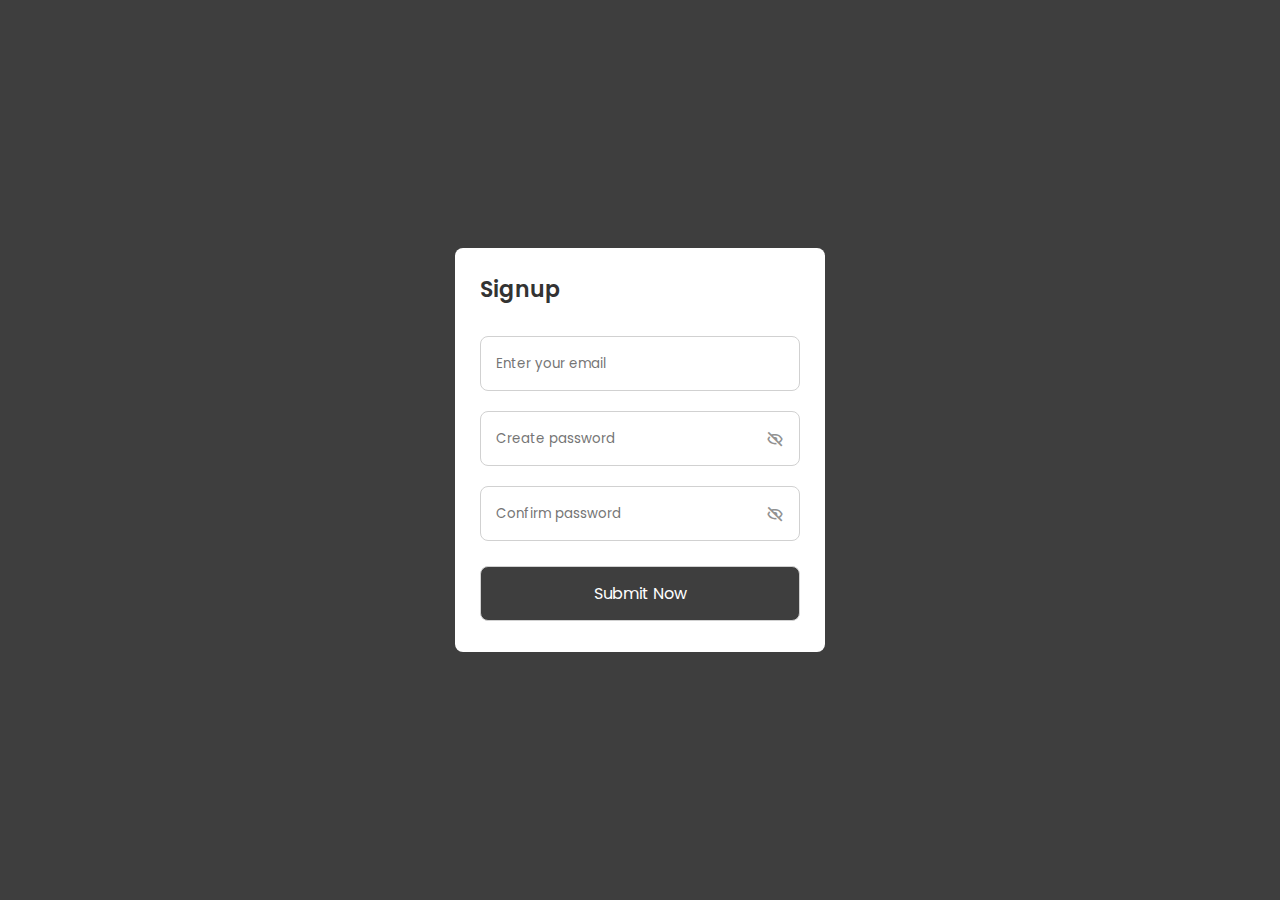
<file: Forms & Validations/Email & Password Validation/index.html>
<!DOCTYPE html>
<html lang="en">
  <head>
    <meta charset="UTF-8" />
    <meta http-equiv="X-UA-Compatible" content="IE=edge" />
    <meta name="viewport" content="width=device-width, initial-scale=1.0" />
    <title>Email and Password Validation</title>

    <!-- CSS -->
    <link rel="stylesheet" href="css/style.css" />

    <!-- Boxicons CSS -->
    <link
      href="https://unpkg.com/boxicons@2.1.2/css/boxicons.min.css"
      rel="stylesheet"
    />
  </head>
  <body>
    <div class="container">
      <header>Signup</header>
      <form action="https://www.abdulbasetbappy.com/">
        <div class="field email-field">
          <div class="input-field">
            <input type="email" placeholder="Enter your email" class="email" />
          </div>
          <span class="error email-error">
            <i class="bx bx-error-circle error-icon"></i>
            <p class="error-text">Please Enter a Valid Email</p>
          </span>
        </div>
        <div class="field create-password">
          <div class="input-field">
            <input
              type="password"
              placeholder="Create password"
              class="password"
            />
            <i class="bx bx-hide show-hide"></i>
          </div>
          <span class="error password-error">
            <i class="bx bx-error-circle error-icon"></i>
            <p class="error-text">
              Please enter at least 8 character with Number, Symbol, Small and
              Capital Letter.
            </p>
          </span>
        </div>
        <div class="field confirm-password">
          <div class="input-field">
            <input
              type="password"
              placeholder="Confirm password"
              class="cPassword"
            />
            <i class="bx bx-hide show-hide"></i>
          </div>
          <span class="error cPassword-error">
            <i class="bx bx-error-circle error-icon"></i>
            <p class="error-text">Password Don't Match</p>
          </span>
        </div>
        <div class="input-field button">
          <input type="submit" value="Submit Now" />
        </div>
      </form>
    </div>

    <!-- JavaScript -->
    <script src="js/script.js"></script>
  </body>
</html>
</file>
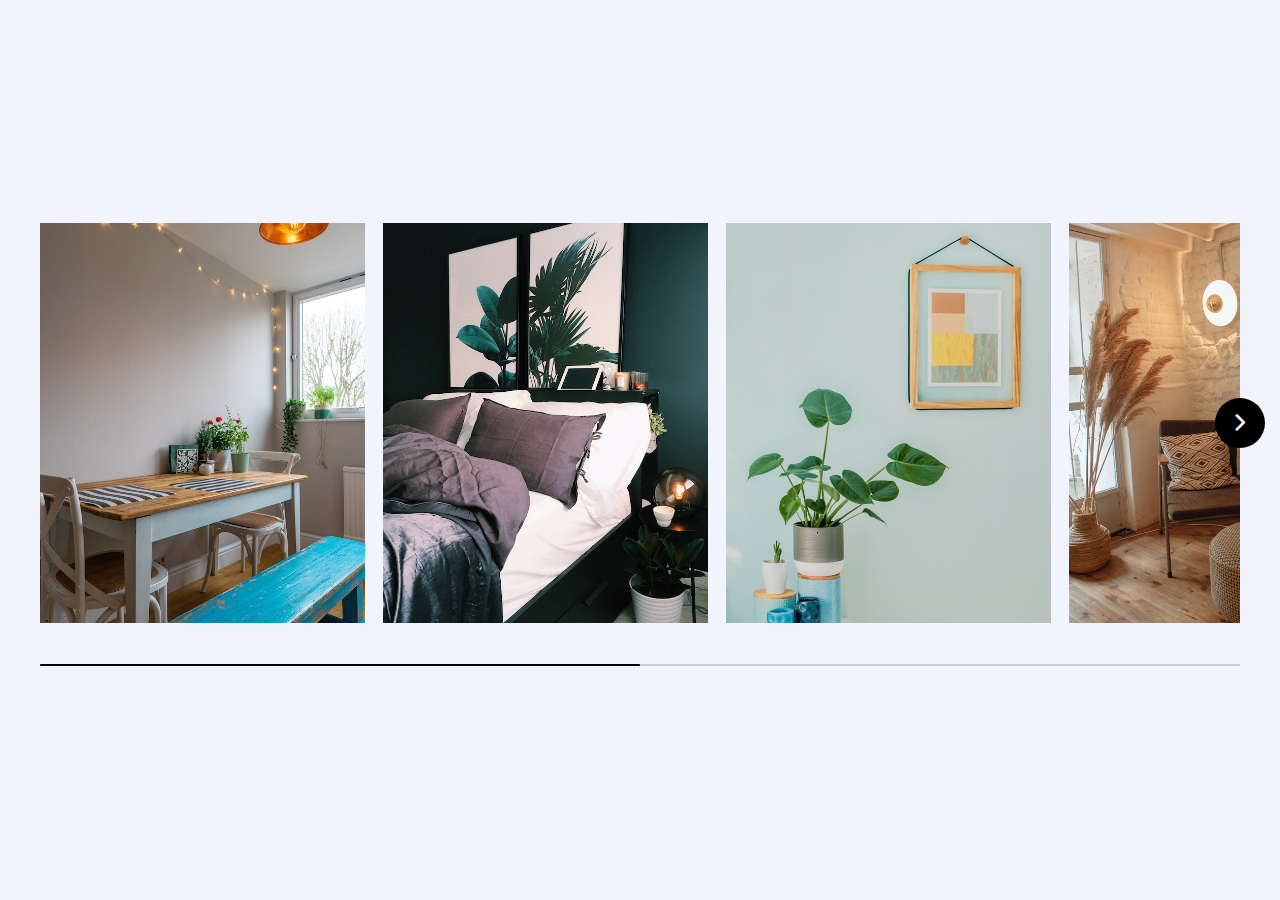
<file: Image & Card Slider/Image Slider JavaScript/index.html>
<!DOCTYPE html>
<html lang="en">
  <head>
    <meta charset="UTF-8" />
    <meta name="viewport" content="width=device-width, initial-scale=1.0" />
    <title>Image Slider</title>
    <!-- Google Fonts Link For Icons -->
    <link
      rel="stylesheet"
      href="https://fonts.googleapis.com/css2?family=Material+Symbols+Rounded:opsz,wght,FILL,GRAD@48,400,0,0"
    />
    <link rel="stylesheet" href="style.css" />
    <script src="script.js" defer></script>
  </head>
  <body>
    <div class="container">
      <div class="slider-wrapper">
        <button id="prev-slide" class="slide-button material-symbols-rounded">
          chevron_left
        </button>
        <ul class="image-list">
          <img class="image-item" src="images/img-1.jpg" alt="img-1" />
          <img class="image-item" src="images/img-2.jpg" alt="img-2" />
          <img class="image-item" src="images/img-3.jpg" alt="img-3" />
          <img class="image-item" src="images/img-4.jpg" alt="img-4" />
          <img class="image-item" src="images/img-5.jpg" alt="img-5" />
          <img class="image-item" src="images/img-6.jpg" alt="img-6" />
          <img class="image-item" src="images/img-7.jpg" alt="img-7" />
          <img class="image-item" src="images/img-8.jpg" alt="img-8" />
          <img class="image-item" src="images/img-9.jpg" alt="img-9" />
          <img class="image-item" src="images/img-10.jpg" alt="img-10" />
        </ul>
        <button id="next-slide" class="slide-button material-symbols-rounded">
          chevron_right
        </button>
      </div>
      <div class="slider-scrollbar">
        <div class="scrollbar-track">
          <div class="scrollbar-thumb"></div>
        </div>
      </div>
    </div>
  </body>
</html>
</file>
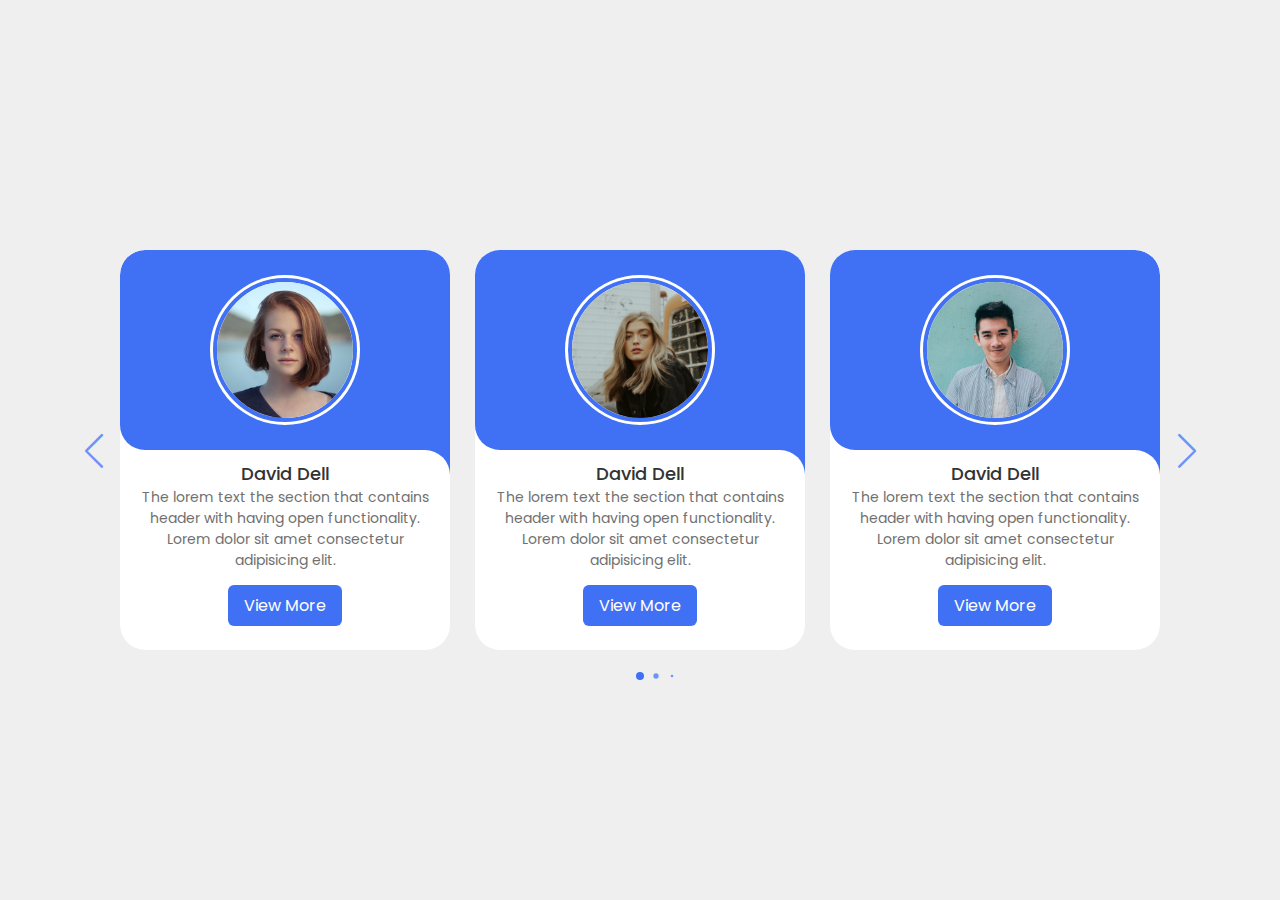
<file: Image & Card Slider/Responsive Card Slider/index.html>
<!DOCTYPE html>
    <html lang="en">
    <head>
        <meta charset="UTF-8">
        <meta http-equiv="X-UA-Compatible" content="IE=edge">
        <meta name="viewport" content="width=device-width, initial-scale=1.0">
        <title>Responsive Card Slider</title>

        <!-- Swiper CSS -->
        <link rel="stylesheet" href="css/swiper-bundle.min.css">

        <!-- CSS -->
        <link rel="stylesheet" href="css/style.css">
                                        
    </head>
    <body>
        <div class="slide-container swiper">
            <div class="slide-content">
                <div class="card-wrapper swiper-wrapper">
                    <div class="card swiper-slide">
                        <div class="image-content">
                            <span class="overlay"></span>

                            <div class="card-image">
                                <img src="images/profile1.jpg" alt="" class="card-img">
                            </div>
                        </div>

                        <div class="card-content">
                            <h2 class="name">David Dell</h2>
                            <p class="description">The lorem text the section that contains header with having open functionality. Lorem dolor sit amet consectetur adipisicing elit.</p>

                            <button class="button">View More</button>
                        </div>
                    </div>
                    <div class="card swiper-slide">
                        <div class="image-content">
                            <span class="overlay"></span>

                            <div class="card-image">
                                <img src="images/profile2.jpg" alt="" class="card-img">
                            </div>
                        </div>

                        <div class="card-content">
                            <h2 class="name">David Dell</h2>
                            <p class="description">The lorem text the section that contains header with having open functionality. Lorem dolor sit amet consectetur adipisicing elit.</p>

                            <button class="button">View More</button>
                        </div>
                    </div>
                    <div class="card swiper-slide">
                        <div class="image-content">
                            <span class="overlay"></span>

                            <div class="card-image">
                                <img src="images/profile3.jpg" alt="" class="card-img">
                            </div>
                        </div>

                        <div class="card-content">
                            <h2 class="name">David Dell</h2>
                            <p class="description">The lorem text the section that contains header with having open functionality. Lorem dolor sit amet consectetur adipisicing elit.</p>

                            <button class="button">View More</button>
                        </div>
                    </div>
                    <div class="card swiper-slide">
                        <div class="image-content">
                            <span class="overlay"></span>

                            <div class="card-image">
                                <img src="images/profile4.jpg" alt="" class="card-img">
                            </div>
                        </div>

                        <div class="card-content">
                            <h2 class="name">David Dell</h2>
                            <p class="description">The lorem text the section that contains header with having open functionality. Lorem dolor sit amet consectetur adipisicing elit.</p>

                            <button class="button">View More</button>
                        </div>
                    </div>
                    <div class="card swiper-slide">
                        <div class="image-content">
                            <span class="overlay"></span>

                            <div class="card-image">
                                <img src="images/profile5.jpg" alt="" class="card-img">
                            </div>
                        </div>

                        <div class="card-content">
                            <h2 class="name">David Dell</h2>
                            <p class="description">The lorem text the section that contains header with having open functionality. Lorem dolor sit amet consectetur adipisicing elit.</p>

                            <button class="button">View More</button>
                        </div>
                    </div>
                    <div class="card swiper-slide">
                        <div class="image-content">
                            <span class="overlay"></span>

                            <div class="card-image">
                                <img src="images/profile6.jpg" alt="" class="card-img">
                            </div>
                        </div>

                        <div class="card-content">
                            <h2 class="name">David Dell</h2>
                            <p class="description">The lorem text the section that contains header with having open functionality. Lorem dolor sit amet consectetur adipisicing elit.</p>

                            <button class="button">View More</button>
                        </div>
                    </div>
                    <div class="card swiper-slide">
                        <div class="image-content">
                            <span class="overlay"></span>

                            <div class="card-image">
                                <img src="images/profile7.jpg" alt="" class="card-img">
                            </div>
                        </div>

                        <div class="card-content">
                            <h2 class="name">David Dell</h2>
                            <p class="description">The lorem text the section that contains header with having open functionality. Lorem dolor sit amet consectetur adipisicing elit.</p>

                            <button class="button">View More</button>
                        </div>
                    </div>
                    <div class="card swiper-slide">
                        <div class="image-content">
                            <span class="overlay"></span>

                            <div class="card-image">
                                <img src="images/profile8.jpg" alt="" class="card-img">
                            </div>
                        </div>

                        <div class="card-content">
                            <h2 class="name">David Dell</h2>
                            <p class="description">The lorem text the section that contains header with having open functionality. Lorem dolor sit amet consectetur adipisicing elit.</p>

                            <button class="button">View More</button>
                        </div>
                    </div>
                    <div class="card swiper-slide">
                        <div class="image-content">
                            <span class="overlay"></span>

                            <div class="card-image">
                                <img src="images/profile9.jpg" alt="" class="card-img">
                            </div>
                        </div>

                        <div class="card-content">
                            <h2 class="name">David Dell</h2>
                            <p class="description">The lorem text the section that contains header with having open functionality. Lorem dolor sit amet consectetur adipisicing elit.</p>

                            <button class="button">View More</button>
                        </div>
                    </div>
                </div>
            </div>

            <div class="swiper-button-next swiper-navBtn"></div>
            <div class="swiper-button-prev swiper-navBtn"></div>
            <div class="swiper-pagination"></div>
        </div>
        
    </body>

    <!-- Swiper JS -->
    <script src="js/swiper-bundle.min.js"></script>

    <!-- JavaScript -->
    <script src="js/script.js"></script>
</html>
</file>
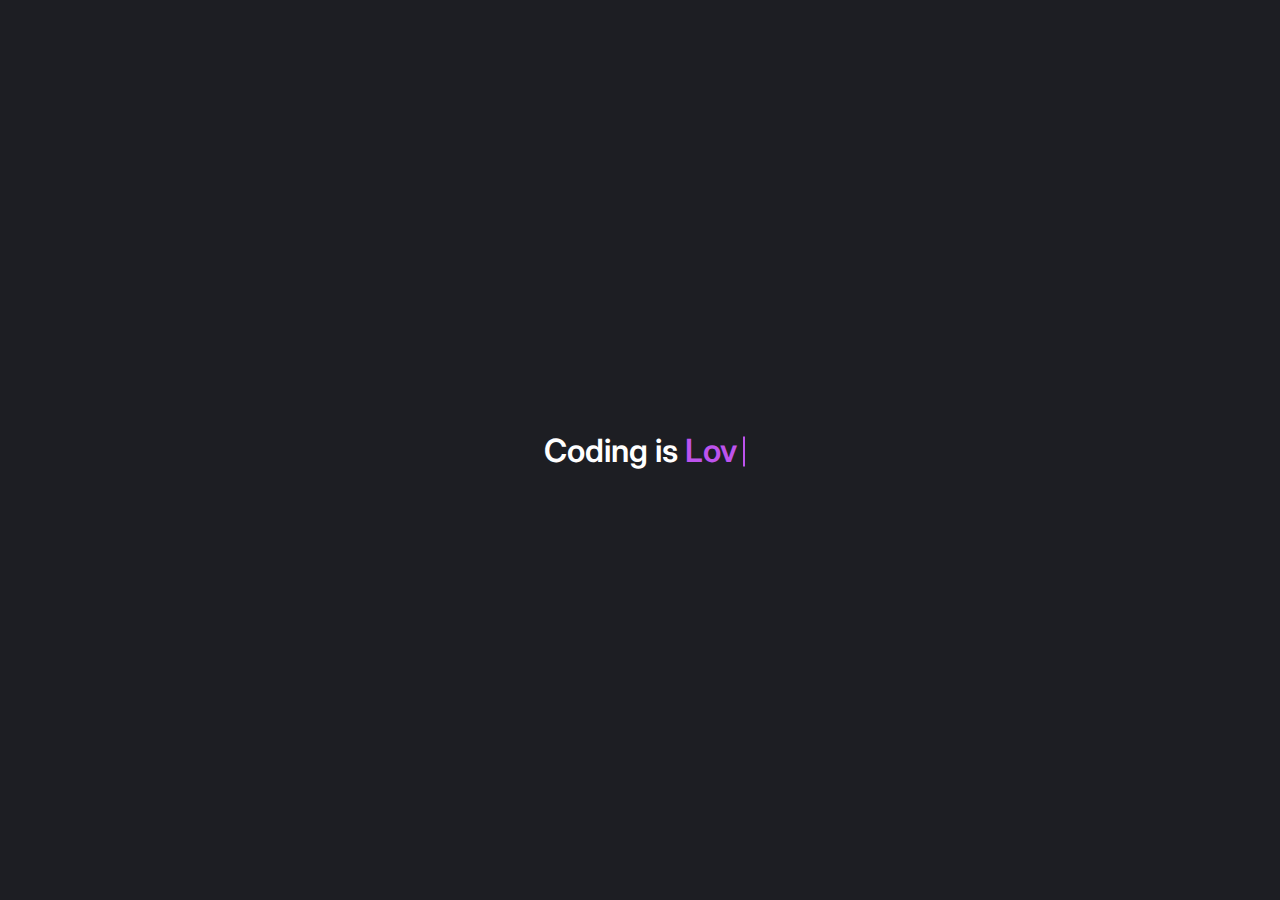
<file: Text Effects & Animation/Typing Text Effect/index.html>
<!DOCTYPE html>
<!-- Coding By CodingNepal - www.codingnepalweb.com -->
<html lang="en">
<head>
    <meta charset="UTF-8">
    <meta name="viewport" content="width=device-width, initial-scale=1.0">
    <title>Typing Text Effect | CodingNepal</title>
    <link rel="stylesheet" href="style.css">
    <script src="script.js" defer></script>
</head>
<body>
    <h1>Coding is <span></span></h1>
</body>
</html>
</file>
<file: Forms & Validations/Email & Password Validation/css/style.css>
/* Google Fonts - Poppins */
@import url("https://fonts.googleapis.com/css2?family=Poppins:wght@300;400;500;600&display=swap");

* {
  margin: 0;
  padding: 0;
  box-sizing: border-box;
  font-family: "Poppins", sans-serif;
}
body {
  min-height: 100vh;
  display: flex;
  align-items: center;
  justify-content: center;
  background: #3e3e3e;
}
.container {
  position: relative;
  max-width: 370px;
  width: 100%;
  padding: 25px;
  border-radius: 8px;
  background-color: #fff;
}
.container header {
  font-size: 22px;
  font-weight: 600;
  color: #333;
}
.container form {
  margin-top: 30px;
}
form .field {
  margin-bottom: 20px;
}
form .input-field {
  position: relative;
  height: 55px;
  width: 100%;
}
.input-field input {
  height: 100%;
  width: 100%;
  outline: none;
  border: none;
  border-radius: 8px;
  padding: 0 15px;
  border: 1px solid #d1d1d1;
}
.invalid input {
  border-color: #d93025;
}
.input-field .show-hide {
  position: absolute;
  right: 13px;
  top: 50%;
  transform: translateY(-50%);
  font-size: 18px;
  color: #919191;
  cursor: pointer;
  padding: 3px;
}
.field .error {
  display: flex;
  align-items: center;
  margin-top: 6px;
  color: #d93025;
  font-size: 13px;
  display: none;
}
.invalid .error {
  display: flex;
}
.error .error-icon {
  margin-right: 6px;
  font-size: 15px;
}
.create-password .error {
  align-items: flex-start;
}
.create-password .error-icon {
  margin-top: 4px;
}
.button {
  margin: 25px 0 6px;
}
.button input {
  color: #fff;
  font-size: 16px;
  font-weight: 400;
  background-color: #3e3e3e;
  cursor: pointer;
  transition: all 0.3s ease;
}
.button input:hover {
  background-color: #2c2c2c;
}
</file>
<file: Image & Card Slider/Image Slider JavaScript/style.css>
* {
  margin: 0;
  padding: 0;
  box-sizing: border-box;
}

body {
  display: flex;
  align-items: center;
  justify-content: center;
  min-height: 100vh;
  background: #f1f4fd;
}

.container {
  max-width: 1200px;
  width: 95%;
}

.slider-wrapper {
  position: relative;
}

.slider-wrapper .slide-button {
  position: absolute;
  top: 50%;
  outline: none;
  border: none;
  height: 50px;
  width: 50px;
  z-index: 5;
  color: #fff;
  display: flex;
  cursor: pointer;
  font-size: 2.2rem;
  background: #000;
  align-items: center;
  justify-content: center;
  border-radius: 50%;
  transform: translateY(-50%);
}

.slider-wrapper .slide-button:hover {
  background: #404040;
}

.slider-wrapper .slide-button#prev-slide {
  left: -25px;
  display: none;
}

.slider-wrapper .slide-button#next-slide {
  right: -25px;
}

.slider-wrapper .image-list {
  display: grid;
  grid-template-columns: repeat(10, 1fr);
  gap: 18px;
  font-size: 0;
  list-style: none;
  margin-bottom: 30px;
  overflow-x: auto;
  scrollbar-width: none;
}

.slider-wrapper .image-list::-webkit-scrollbar {
  display: none;
}

.slider-wrapper .image-list .image-item {
  width: 325px;
  height: 400px;
  object-fit: cover;
}

.container .slider-scrollbar {
  height: 24px;
  width: 100%;
  display: flex;
  align-items: center;
}

.slider-scrollbar .scrollbar-track {
  background: #ccc;
  width: 100%;
  height: 2px;
  display: flex;
  align-items: center;
  border-radius: 4px;
  position: relative;
}

.slider-scrollbar:hover .scrollbar-track {
  height: 4px;
}

.slider-scrollbar .scrollbar-thumb {
  position: absolute;
  background: #000;
  top: 0;
  bottom: 0;
  width: 50%;
  height: 100%;
  cursor: grab;
  border-radius: inherit;
}

.slider-scrollbar .scrollbar-thumb:active {
  cursor: grabbing;
  height: 8px;
  top: -2px;
}

.slider-scrollbar .scrollbar-thumb::after {
  content: "";
  position: absolute;
  left: 0;
  right: 0;
  top: -10px;
  bottom: -10px;
}

/* Styles for mobile and tablets */
@media only screen and (max-width: 1023px) {
  .slider-wrapper .slide-button {
    display: none !important;
  }

  .slider-wrapper .image-list {
    gap: 10px;
    margin-bottom: 15px;
    scroll-snap-type: x mandatory;
  }

  .slider-wrapper .image-list .image-item {
    width: 280px;
    height: 380px;
  }

  .slider-scrollbar .scrollbar-thumb {
    width: 20%;
  }
}
</file>
<file: Image & Card Slider/Responsive Card Slider/css/style.css>
/* Google Fonts - Poppins */
@import url('https://fonts.googleapis.com/css2?family=Poppins:wght@300;400;500;600&display=swap');

*{
  margin: 0;
  padding: 0;
  box-sizing: border-box;
  font-family: 'Poppins', sans-serif;
}
body{
  min-height: 100vh;
  display: flex;
  align-items: center;
  justify-content: center;
  background-color: #EFEFEF;
}
.slide-container{
  max-width: 1120px;
  width: 100%;
  padding: 40px 0;
}
.slide-content{
  margin: 0 40px;
  overflow: hidden;
  border-radius: 25px;
}
.card{
  border-radius: 25px;
  background-color: #FFF;
}
.image-content,
.card-content{
  display: flex;
  flex-direction: column;
  align-items: center;
  padding: 10px 14px;
}
.image-content{
  position: relative;
  row-gap: 5px;
  padding: 25px 0;
}
.overlay{
  position: absolute;
  left: 0;
  top: 0;
  height: 100%;
  width: 100%;
  background-color: #4070F4;
  border-radius: 25px 25px 0 25px;
}
.overlay::before,
.overlay::after{
  content: '';
  position: absolute;
  right: 0;
  bottom: -40px;
  height: 40px;
  width: 40px;
  background-color: #4070F4;
}
.overlay::after{
  border-radius: 0 25px 0 0;
  background-color: #FFF;
}
.card-image{
  position: relative;
  height: 150px;
  width: 150px;
  border-radius: 50%;
  background: #FFF;
  padding: 3px;
}
.card-image .card-img{
  height: 100%;
  width: 100%;
  object-fit: cover;
  border-radius: 50%;
  border: 4px solid #4070F4;
}
.name{
  font-size: 18px;
  font-weight: 500;
  color: #333;
}
.description{
  font-size: 14px;
  color: #707070;
  text-align: center;
}
.button{
  border: none;
  font-size: 16px;
  color: #FFF;
  padding: 8px 16px;
  background-color: #4070F4;
  border-radius: 6px;
  margin: 14px;
  cursor: pointer;
  transition: all 0.3s ease;
}
.button:hover{
  background: #265DF2;
}

.swiper-navBtn{
  color: #6E93f7;
  transition: color 0.3s ease;
}
.swiper-navBtn:hover{
  color: #4070F4;
}
.swiper-navBtn::before,
.swiper-navBtn::after{
  font-size: 35px;
}
.swiper-button-next{
  right: 0;
}
.swiper-button-prev{
  left: 0;
}
.swiper-pagination-bullet{
  background-color: #6E93f7;
  opacity: 1;
}
.swiper-pagination-bullet-active{
  background-color: #4070F4;
}

@media screen and (max-width: 768px) {
  .slide-content{
    margin: 0 10px;
  }
  .swiper-navBtn{
    display: none;
  }
}
</file>
<file: Text Effects & Animation/Typing Text Effect/style.css>
/* Importing Google font - Inter */
@import url('https://fonts.googleapis.com/css2?family=Inter:wght@400;500;600;700&display=swap');

* {
    margin: 0;
    padding: 0;
    box-sizing: border-box;
    font-family: "Inter", sans-serif;
}

body {
    display: flex;
    height: 100vh;
    align-items: center;
    justify-content: center;
    background: #1D1E23;
}

h1 {
    color: #fff;
    font-size: 2rem;
    font-weight: 600;
}

h1 span {
    color: #BD53ED;
    position: relative;
}

h1 span::before {
    content: "";
    height: 30px;
    width: 2px;
    position: absolute;
    top: 50%;
    right: -8px;
    background: #BD53ED;
    transform: translateY(-45%);
    animation: blink 0.7s infinite;
}

h1 span.stop-blinking::before {
    animation: none;
}

@keyframes blink {
    50% { opacity: 0 }
}
</file>
